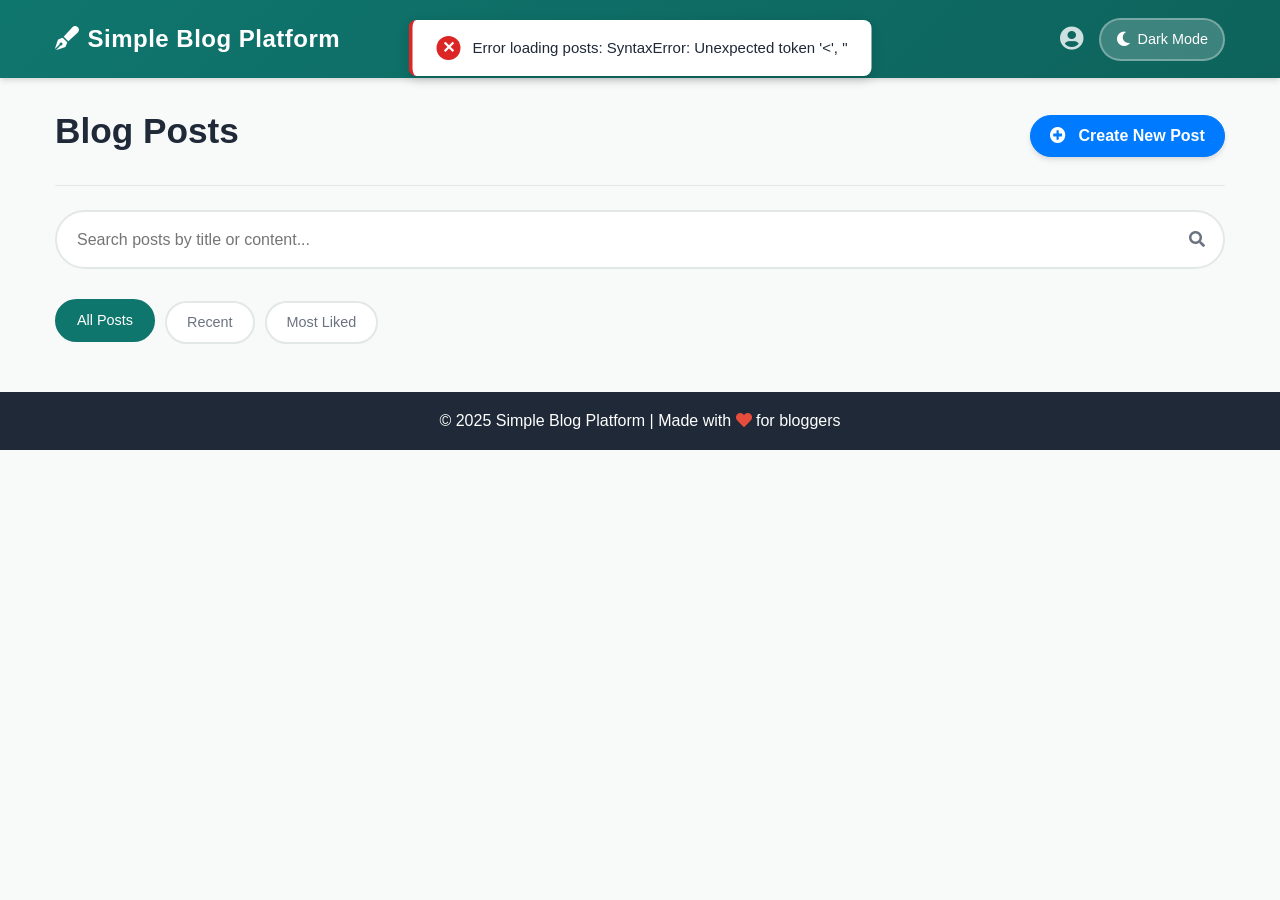
<file: index.html>
<!DOCTYPE html>
<html lang="en">
<head>
    <meta charset="UTF-8">
    <meta name="viewport" content="width=device-width, initial-scale=1.0">
    <title>Simple Blog Platform</title>
    <!-- Google Fonts -->
    <link href="https://fonts.googleapis.com/css2?family=Poppins:wght@300;400;500;600;700&display=swap" rel="stylesheet">
    <!-- Bootstrap CSS -->
    <link rel="stylesheet" href="https://cdn.jsdelivr.net/npm/bootstrap@4.6.0/dist/css/bootstrap.min.css">
    <!-- Font Awesome for icons -->
    <link rel="stylesheet" href="https://cdnjs.cloudflare.com/ajax/libs/font-awesome/5.15.3/css/all.min.css">
    <!-- Custom CSS -->
    <link rel="stylesheet" href="assets/css/style.css">
</head>
<body>
    <!-- Reading Progress Bar -->
    <div class="reading-progress" id="readingProgress"></div>

    <!-- Toast Container -->
    <div class="toast-container" id="toastContainer"></div>

    <!-- Navigation Bar -->
    <nav class="navbar navbar-expand-lg navbar-dark mb-4">
        <div class="container">
            <a class="navbar-brand" href="#"><i class="fas fa-pen-fancy mr-2"></i>Simple Blog Platform</a>
            <div class="d-flex align-items-center">
                <a href="about_contact.html" class="text-white mr-3" title="About & Contact" style="font-size: 1.5rem; transition: color 0.3s; opacity: 0.8;" onmouseover="this.style.opacity='1'" onmouseout="this.style.opacity='0.8'">
                    <i class="fas fa-user-circle"></i>
                </a>
                <button class="dark-mode-toggle" id="darkModeToggle" title="Toggle Dark Mode">
                    <i class="fas fa-moon"></i>
                    <span>Dark Mode</span>
                </button>
            </div>
        </div>
    </nav>

    <!-- Main Content -->
    <div class="container">
        <!-- Page Header -->
        <div class="page-header d-flex justify-content-between align-items-center mb-4">
            <h1>Blog Posts</h1>
            <button type="button" class="btn btn-primary" data-toggle="modal" data-target="#postModal" id="createPostBtn">
                <i class="fas fa-plus-circle mr-2"></i> Create New Post
            </button>
        </div>

        <!-- Search Bar -->
        <div class="search-container">
            <input type="text" class="search-input" id="searchInput" placeholder="Search posts by title or content...">
            <i class="fas fa-search search-icon"></i>
        </div>

        <!-- Filter Buttons -->
        <div class="filter-container">
            <button class="filter-btn active" data-filter="all">All Posts</button>
            <button class="filter-btn" data-filter="recent">Recent</button>
            <button class="filter-btn" data-filter="liked">Most Liked</button>
        </div>

        <!-- Alert for messages (legacy) -->
        <div id="alertMessage" class="alert alert-success" style="display: none;"></div>

        <!-- Skeleton Loading (shown while loading) -->
        <div id="skeletonLoading" class="row">
            <div class="col-md-6 col-lg-4 mb-4">
                <div class="skeleton skeleton-card">
                    <div style="padding: 1.8rem;">
                        <div class="skeleton skeleton-title"></div>
                        <div class="skeleton skeleton-text"></div>
                        <div class="skeleton skeleton-text"></div>
                        <div class="skeleton skeleton-text"></div>
                    </div>
                </div>
            </div>
            <div class="col-md-6 col-lg-4 mb-4">
                <div class="skeleton skeleton-card">
                    <div style="padding: 1.8rem;">
                        <div class="skeleton skeleton-title"></div>
                        <div class="skeleton skeleton-text"></div>
                        <div class="skeleton skeleton-text"></div>
                        <div class="skeleton skeleton-text"></div>
                    </div>
                </div>
            </div>
            <div class="col-md-6 col-lg-4 mb-4">
                <div class="skeleton skeleton-card">
                    <div style="padding: 1.8rem;">
                        <div class="skeleton skeleton-title"></div>
                        <div class="skeleton skeleton-text"></div>
                        <div class="skeleton skeleton-text"></div>
                        <div class="skeleton skeleton-text"></div>
                    </div>
                </div>
            </div>
        </div>

        <!-- Blog Posts Container -->
        <div id="posts" class="row" style="display: none;"></div>

        <!-- No Posts Message -->
        <div id="noPosts" class="text-center py-5" style="display: none;">
            <div class="mb-4">
                <i class="fas fa-file-alt fa-4x text-muted"></i>
            </div>
            <h3 class="text-muted">No posts found</h3>
            <p class="text-muted mb-4">Create your first blog post to get started!</p>
            <button type="button" class="btn btn-primary" data-toggle="modal" data-target="#postModal">
                <i class="fas fa-plus-circle mr-2"></i> Create New Post
            </button>
        </div>
    </div>

    <!-- Floating Action Button (Mobile) -->
    <button class="fab" id="fab" data-toggle="modal" data-target="#postModal">
        <i class="fas fa-plus"></i>
    </button>

    <!-- Scroll to Top Button -->
    <button class="scroll-to-top" id="scrollToTop" title="Scroll to top">
        <i class="fas fa-chevron-up"></i>
    </button>

    <!-- Post Modal -->
    <div class="modal fade" id="postModal" tabindex="-1" role="dialog" aria-labelledby="postModalLabel" aria-hidden="true">
        <div class="modal-dialog modal-lg" role="document">
            <div class="modal-content">
                <div class="modal-header">
                    <h5 class="modal-title" id="postModalLabel">Create New Post</h5>
                    <button type="button" class="close" data-dismiss="modal" aria-label="Close">
                        <span aria-hidden="true">&times;</span>
                    </button>
                </div>
                <div class="modal-body">
                    <form id="postForm">
                        <input type="hidden" id="postId">
                        <div class="form-group">
                            <label for="title"><i class="fas fa-heading mr-2"></i>Title</label>
                            <input type="text" class="form-control" id="title" placeholder="Enter post title" required>
                        </div>
                        <div class="form-group">
                            <label for="content"><i class="fas fa-paragraph mr-2"></i>Content</label>
                            <textarea class="form-control" id="content" rows="8" placeholder="Write your post content here..." required></textarea>
                            <div class="d-flex justify-content-between align-items-center mt-2">
                                <span class="word-count-badge">
                                    <i class="fas fa-font"></i>
                                    <span id="wordCount">0 words</span>
                                </span>
                                <span class="char-counter" id="charCounter">0 / 5000 characters</span>
                            </div>
                        </div>
                    </form>
                </div>
                <div class="modal-footer">
                    <button type="button" class="btn btn-secondary" data-dismiss="modal">
                        <i class="fas fa-times mr-2"></i>Close
                    </button>
                    <button type="button" class="btn btn-primary" id="savePost">
                        <i class="fas fa-save mr-2"></i>Save Post
                    </button>
                </div>
            </div>
        </div>
    </div>

    <!-- Delete Confirmation Modal -->
    <div class="modal fade" id="deleteModal" tabindex="-1" role="dialog" aria-labelledby="deleteModalLabel" aria-hidden="true">
        <div class="modal-dialog" role="document">
            <div class="modal-content">
                <div class="modal-header">
                    <h5 class="modal-title" id="deleteModalLabel">Confirm Delete</h5>
                    <button type="button" class="close" data-dismiss="modal" aria-label="Close">
                        <span aria-hidden="true">&times;</span>
                    </button>
                </div>
                <div class="modal-body">
                    <p>Are you sure you want to delete this post? This action cannot be undone.</p>
                </div>
                <div class="modal-footer">
                    <button type="button" class="btn btn-secondary" data-dismiss="modal">
                        <i class="fas fa-times mr-2"></i>Cancel
                    </button>
                    <button type="button" class="btn btn-danger" id="confirmDelete">
                        <i class="fas fa-trash mr-2"></i>Delete
                    </button>
                </div>
            </div>
        </div>
    </div>

    <!-- Footer -->
    <footer class="py-3 mt-5">
        <div class="container text-center">
            <p class="mb-0">&copy; 2025 Simple Blog Platform | Made with <i class="fas fa-heart heart"></i> for bloggers</p>
        </div>
    </footer>

    <!-- jQuery, Popper.js, and Bootstrap JS -->
    <script src="https://code.jquery.com/jquery-3.5.1.min.js"></script>
    <script src="https://cdn.jsdelivr.net/npm/popper.js@1.16.1/dist/umd/popper.min.js"></script>
    <script src="https://cdn.jsdelivr.net/npm/bootstrap@4.6.0/dist/js/bootstrap.min.js"></script>
    <!-- Custom JS -->
    <script src="assets/js/script.js"></script>
</body>
</html>
</file>
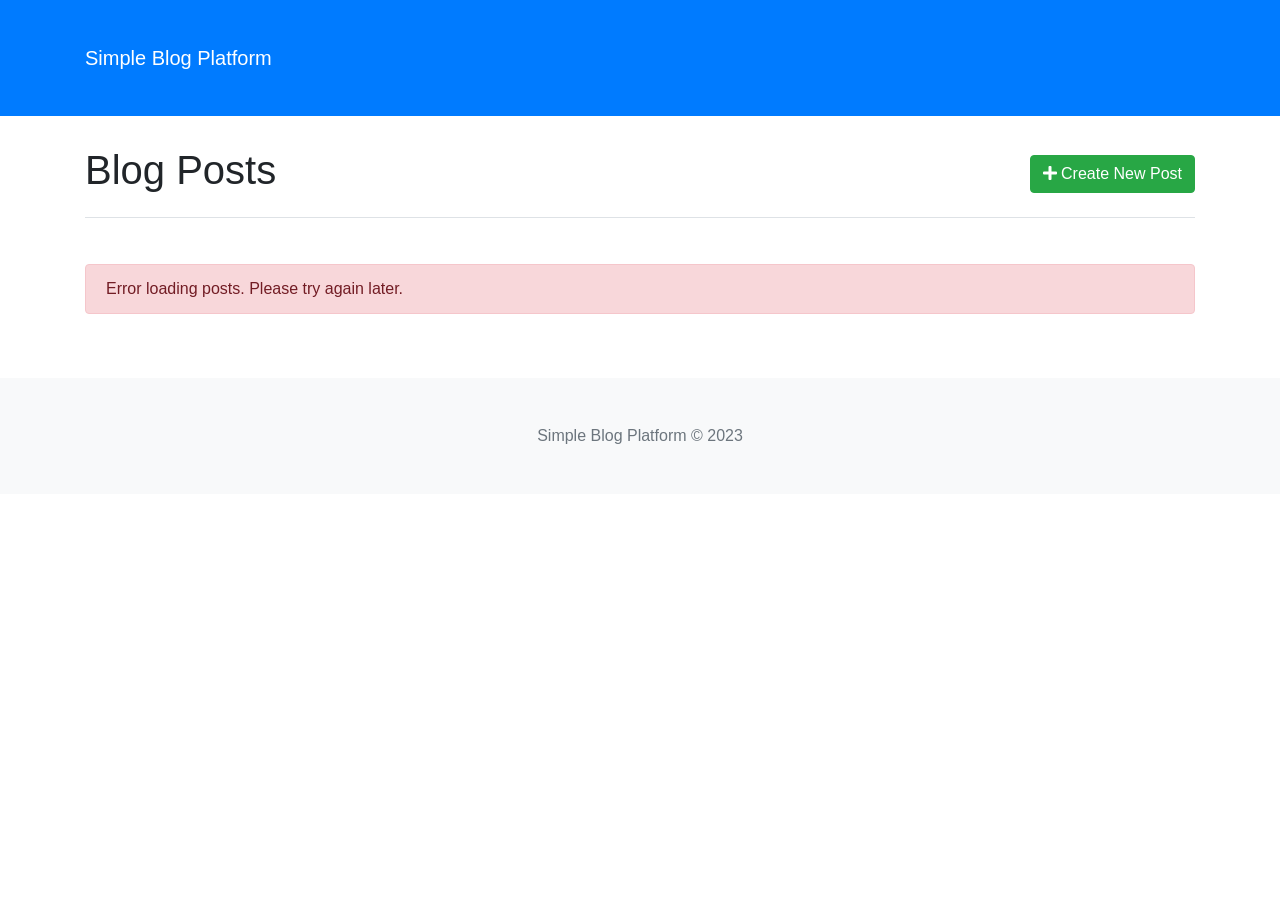
<file: simple-blog-platform-main/index.html>
<!DOCTYPE html>
<html lang="en">
<head>
    <meta charset="UTF-8">
    <meta name="viewport" content="width=device-width, initial-scale=1.0">
    <title>Simple Blog Platform</title>
    <link rel="stylesheet" href="assets/css/style.css">
    <link rel="stylesheet" href="https://stackpath.bootstrapcdn.com/bootstrap/4.5.2/css/bootstrap.min.css">
    <link rel="stylesheet" href="https://cdnjs.cloudflare.com/ajax/libs/font-awesome/5.15.1/css/all.min.css">
</head>
<body>
    <nav class="navbar navbar-expand-lg navbar-dark bg-primary">
        <div class="container">
            <a class="navbar-brand" href="#">Simple Blog Platform</a>
        </div>
    </nav>

    <div class="container">
        <div class="row mt-4">
            <div class="col-md-12">
                <div class="page-header d-flex justify-content-between align-items-center">
                    <h1>Blog Posts</h1>
                    <button class="btn btn-success" data-toggle="modal" data-target="#postModal">
                        <i class="fas fa-plus"></i> Create New Post
                    </button>
                </div>
            </div>
        </div>

        <div class="row">
            <div class="col-md-12">
                <div id="posts" class="mt-3">
                    <!-- Posts will be loaded here dynamically -->
                </div>
            </div>
        </div>
    </div>

    <!-- Modal for adding/editing posts -->
    <div class="modal fade" id="postModal" tabindex="-1" role="dialog" aria-labelledby="postModalLabel" aria-hidden="true">
        <div class="modal-dialog" role="document">
            <div class="modal-content">
                <div class="modal-header">
                    <h5 class="modal-title" id="postModalLabel">Add Post</h5>
                    <button type="button" class="close" data-dismiss="modal" aria-label="Close">
                        <span aria-hidden="true">&times;</span>
                    </button>
                </div>
                <div class="modal-body">
                    <form id="postForm">
                        <input type="hidden" id="postId">
                        <div class="form-group">
                            <label for="title">Title</label>
                            <input type="text" class="form-control" id="title" placeholder="Enter post title" required>
                        </div>
                        <div class="form-group">
                            <label for="content">Content</label>
                            <textarea class="form-control" id="content" rows="6" placeholder="Write your post content here..." required></textarea>
                        </div>
                        <div class="form-group text-right">
                            <button type="button" class="btn btn-secondary" data-dismiss="modal">Cancel</button>
                            <button type="submit" class="btn btn-primary">Save Post</button>
                        </div>
                    </form>
                </div>
            </div>
        </div>
    </div>

    <footer class="bg-light py-3 mt-5">
        <div class="container text-center">
            <p class="text-muted mb-0">Simple Blog Platform &copy; 2023</p>
        </div>
    </footer>

    <script src="https://code.jquery.com/jquery-3.5.1.min.js"></script>
    <script src="https://cdnjs.cloudflare.com/ajax/libs/twitter-bootstrap/4.5.2/js/bootstrap.bundle.min.js"></script>
    <script src="assets/js/script.js"></script>
</body>
</html>
</file>
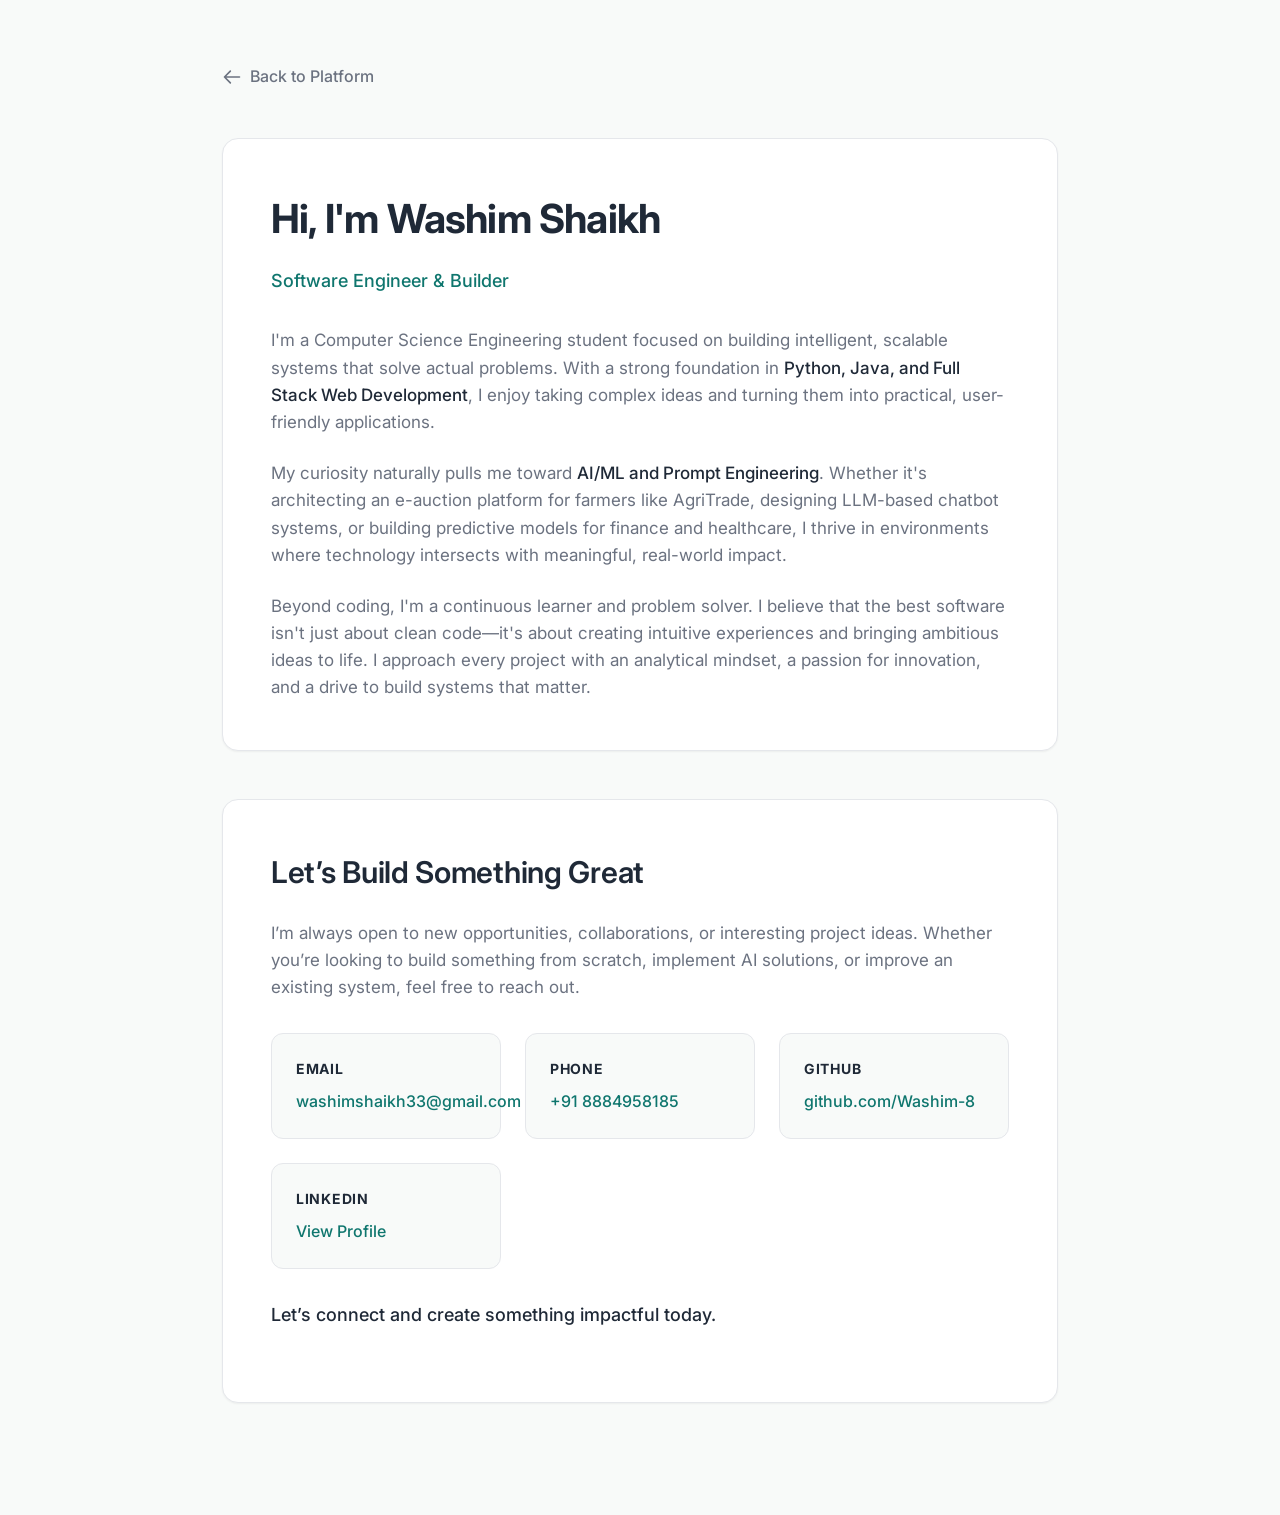
<file: about_contact.html>
<!DOCTYPE html>
<html lang="en">
<head>
    <meta charset="UTF-8">
    <meta name="viewport" content="width=device-width, initial-scale=1.0">
    <title>About & Contact | Washim Shaikh</title>
    <!-- Google Fonts -->
    <link href="https://fonts.googleapis.com/css2?family=Inter:wght@300;400;500;600;700&display=swap" rel="stylesheet">
    <style>
        :root {
            --primary: #0F766E;
            --primary-hover: #0D635C;
            --bg-color: #F8FAF9;
            --card-bg: #FFFFFF;
            --text-main: #1F2937;
            --text-muted: #6B7280;
            --shadow-sm: 0 1px 2px 0 rgba(0, 0, 0, 0.05);
            --shadow-md: 0 4px 6px -1px rgba(0, 0, 0, 0.1), 0 2px 4px -1px rgba(0, 0, 0, 0.06);
            --shadow-lg: 0 10px 15px -3px rgba(0, 0, 0, 0.1), 0 4px 6px -2px rgba(0, 0, 0, 0.05);
            --border-color: #E5E7EB;
        }

        * {
            margin: 0;
            padding: 0;
            box-sizing: border-box;
        }

        body {
            font-family: 'Inter', sans-serif;
            background-color: var(--bg-color);
            color: var(--text-main);
            line-height: 1.6;
            -webkit-font-smoothing: antialiased;
        }

        .container {
            max-width: 900px;
            margin: 0 auto;
            padding: 4rem 2rem;
        }

        /* Back Button */
        .back-btn {
            display: inline-flex;
            align-items: center;
            color: var(--text-muted);
            text-decoration: none;
            font-weight: 500;
            margin-bottom: 3rem;
            transition: color 0.2s ease;
        }
        
        .back-btn svg {
            width: 20px;
            height: 20px;
            margin-right: 8px;
        }

        .back-btn:hover {
            color: var(--primary);
        }

        /* Card Style */
        .card {
            background-color: var(--card-bg);
            border-radius: 16px;
            padding: 3rem;
            box-shadow: var(--shadow-sm);
            border: 1px solid var(--border-color);
            margin-bottom: 3rem;
            transition: box-shadow 0.3s ease, transform 0.3s ease;
        }

        .card:hover {
            box-shadow: var(--shadow-md);
            transform: translateY(-2px);
        }

        /* Headers */
        h1 {
            font-size: 2.5rem;
            font-weight: 700;
            color: var(--text-main);
            margin-bottom: 1rem;
            letter-spacing: -0.02em;
        }

        h2 {
            font-size: 1.875rem;
            font-weight: 600;
            color: var(--text-main);
            margin-bottom: 1.5rem;
            letter-spacing: -0.01em;
        }

        .subtitle {
            font-size: 1.125rem;
            color: var(--primary);
            font-weight: 500;
            margin-bottom: 2rem;
        }

        /* Typography */
        p {
            color: var(--text-muted);
            font-size: 1.0625rem;
            margin-bottom: 1.5rem;
        }

        .highlight {
            color: var(--text-main);
            font-weight: 500;
        }

        /* Contact Grid */
        .contact-grid {
            display: grid;
            grid-template-columns: repeat(auto-fit, minmax(200px, 1fr));
            gap: 1.5rem;
            margin-top: 2rem;
        }

        .contact-item {
            background-color: var(--bg-color);
            padding: 1.5rem;
            border-radius: 12px;
            border: 1px solid var(--border-color);
            transition: all 0.2s ease;
        }

        .contact-item:hover {
            border-color: var(--primary);
            background-color: #F0F7F6;
        }

        .contact-item strong {
            display: block;
            font-size: 0.875rem;
            color: var(--text-main);
            text-transform: uppercase;
            letter-spacing: 0.05em;
            margin-bottom: 0.5rem;
        }

        .contact-item a {
            color: var(--primary);
            text-decoration: none;
            font-weight: 500;
            font-size: 1rem;
            transition: color 0.2s ease;
        }

        .contact-item a:hover {
            color: var(--primary-hover);
            text-decoration: underline;
        }

        /* Animations */
        .fade-in {
            opacity: 0;
            transform: translateY(20px);
            transition: opacity 0.6s ease-out, transform 0.6s ease-out;
        }

        .fade-in.show {
            opacity: 1;
            transform: translateY(0);
        }

        /* Specific Spacing */
        .about-section p:last-child {
            margin-bottom: 0;
        }
        
        .cta-text {
            margin-top: 2rem;
            font-weight: 500;
            color: var(--text-main);
            font-size: 1.125rem;
        }
        
        @media (max-width: 640px) {
            .card {
                padding: 2rem;
            }
            h1 {
                font-size: 2rem;
            }
        }
    </style>
</head>
<body>

    <div class="container">
        <!-- Back Navigation -->
        <a href="index.html" class="back-btn fade-in show">
            <svg fill="none" stroke="currentColor" viewBox="0 0 24 24" xmlns="http://www.w3.org/2000/svg">
                <path stroke-linecap="round" stroke-linejoin="round" stroke-width="2" d="M10 19l-7-7m0 0l7-7m-7 7h18"></path>
            </svg>
            Back to Platform
        </a>

        <!-- About Section -->
        <section class="card fade-in about-section">
            <h1>Hi, I'm Washim Shaikh</h1>
            <div class="subtitle">Software Engineer & Builder</div>
            
            <p>
                I'm a Computer Science Engineering student focused on building intelligent, scalable systems that solve actual problems. With a strong foundation in <span class="highlight">Python, Java, and Full Stack Web Development</span>, I enjoy taking complex ideas and turning them into practical, user-friendly applications. 
            </p>
            <p>
                My curiosity naturally pulls me toward <span class="highlight">AI/ML and Prompt Engineering</span>. Whether it's architecting an e-auction platform for farmers like AgriTrade, designing LLM-based chatbot systems, or building predictive models for finance and healthcare, I thrive in environments where technology intersects with meaningful, real-world impact.
            </p>
            <p>
                Beyond coding, I'm a continuous learner and problem solver. I believe that the best software isn't just about clean code—it's about creating intuitive experiences and bringing ambitious ideas to life. I approach every project with an analytical mindset, a passion for innovation, and a drive to build systems that matter.
            </p>
        </section>

        <!-- Contact Section -->
        <section class="card fade-in">
            <h2>Let’s Build Something Great</h2>
            
            <p>
                I’m always open to new opportunities, collaborations, or interesting project ideas. Whether you’re looking to build something from scratch, implement AI solutions, or improve an existing system, feel free to reach out.
            </p>

            <div class="contact-grid">
                <div class="contact-item">
                    <strong>Email</strong>
                    <a href="mailto:washimshaikh33@gmail.com">washimshaikh33@gmail.com</a>
                </div>
                <div class="contact-item">
                    <strong>Phone</strong>
                    <a href="tel:+918884958185">+91 8884958185</a>
                </div>
                <div class="contact-item">
                    <strong>GitHub</strong>
                    <a href="https://github.com/Washim-8" target="_blank">github.com/Washim-8</a>
                </div>
                <div class="contact-item">
                    <strong>LinkedIn</strong>
                    <a href="https://www.linkedin.com/in/washim-shaikh-349868281/" target="_blank">View Profile</a>
                </div>
            </div>

            <p class="cta-text">
                Let’s connect and create something impactful today.
            </p>
        </section>
    </div>

    <script>
        document.addEventListener('DOMContentLoaded', () => {
            const elements = document.querySelectorAll('.fade-in:not(.show)');

            const observer = new IntersectionObserver((entries) => {
                entries.forEach(entry => {
                    if (entry.isIntersecting) {
                        entry.target.classList.add('show');
                        observer.unobserve(entry.target);
                    }
                });
            }, {
                threshold: 0.1,
                rootMargin: "0px 0px -50px 0px"
            });

            elements.forEach(el => observer.observe(el));
            
            setTimeout(() => {
                elements.forEach(el => {
                    const rect = el.getBoundingClientRect();
                    if(rect.top < window.innerHeight) {
                        el.classList.add('show');
                    }
                });
            }, 100);
        });
    </script>
</body>
</html>
</file>
<file: assets/css/style.css>
/* CSS Variables for theming */
:root {
    --primary-color: #0F766E;
    --primary-hover: #0D635C;
    --primary-dark: #1F2937;
    --bg-color: #F8FAF9;
    --card-bg: #FFFFFF;
    --text-color: #1F2937;
    --text-muted: #6B7280;
    --border-color: #E2E8E6;
    --success: #16A34A;
    --danger: #DC2626;
    --warning: #D97706;
    --info: #0891B2;
    --shadow-sm: 0 1px 2px 0 rgba(0, 0, 0, 0.05);
    --shadow-md: 0 4px 6px -1px rgba(0, 0, 0, 0.1), 0 2px 4px -1px rgba(0, 0, 0, 0.06);
    --shadow-lg: 0 10px 15px -3px rgba(0, 0, 0, 0.1), 0 4px 6px -2px rgba(0, 0, 0, 0.05);
    --transition-fast: 0.2s ease;
    --transition-normal: 0.3s ease;
    --transition-slow: 0.5s ease;
    --radius: 10px;
}

/* Dark Mode Variables */
[data-theme="dark"] {
    --bg-color: #0F172A;
    --card-bg: #1E293B;
    --text-color: #F1F5F9;
    --text-muted: #94A3B8;
    --border-color: #334155;
    --shadow-sm: 0 1px 2px 0 rgba(0, 0, 0, 0.3);
    --shadow-md: 0 4px 6px -1px rgba(0, 0, 0, 0.3), 0 2px 4px -1px rgba(0, 0, 0, 0.2);
    --shadow-lg: 0 10px 15px -3px rgba(0, 0, 0, 0.3), 0 4px 6px -2px rgba(0, 0, 0, 0.2);
}

/* General Styles */
* {
    margin: 0;
    padding: 0;
    box-sizing: border-box;
}

body {
    font-family: 'Inter', -apple-system, BlinkMacSystemFont, 'Segoe UI', Roboto, 'Helvetica Neue', Arial, sans-serif;
    background-color: var(--bg-color);
    color: var(--text-color);
    line-height: 1.6;
    transition: background-color var(--transition-normal), color var(--transition-normal);
    -webkit-font-smoothing: antialiased;
    -moz-osx-font-smoothing: grayscale;
}

.container {
    max-width: 1200px;
}

/* Page Load Animation */
@keyframes fadeInUp {
    from {
        opacity: 0;
        transform: translateY(30px);
    }
    to {
        opacity: 1;
        transform: translateY(0);
    }
}

@keyframes slideInFromLeft {
    from {
        opacity: 0;
        transform: translateX(-50px);
    }
    to {
        opacity: 1;
        transform: translateX(0);
    }
}

@keyframes pulse {
    0%, 100% {
        transform: scale(1);
    }
    50% {
        transform: scale(1.05);
    }
}

@keyframes shimmer {
    0% {
        background-position: -1000px 0;
    }
    100% {
        background-position: 1000px 0;
    }
}

@keyframes float {
    0%, 100% {
        transform: translateY(0);
    }
    50% {
        transform: translateY(-10px);
    }
}

@keyframes spin {
    from {
        transform: rotate(0deg);
    }
    to {
        transform: rotate(360deg);
    }
}

/* Navigation Bar */
.navbar {
    box-shadow: var(--shadow-md);
    padding: 15px 0;
    background: linear-gradient(135deg, var(--primary-color) 0%, #0D635C 100%) !important;
    animation: slideInFromLeft 0.6s ease-out;
}

.navbar-brand {
    font-weight: 700;
    font-size: 1.5rem;
    letter-spacing: 0.5px;
    animation: fadeInUp 0.8s ease-out 0.2s both;
}

/* Dark Mode Toggle */
.dark-mode-toggle {
    background: rgba(255, 255, 255, 0.2);
    border: 2px solid rgba(255, 255, 255, 0.3);
    border-radius: 50px;
    padding: 8px 15px;
    color: white;
    cursor: pointer;
    transition: all var(--transition-fast);
    display: flex;
    align-items: center;
    gap: 8px;
    font-size: 0.9rem;
}

.dark-mode-toggle:hover {
    background: rgba(255, 255, 255, 0.3);
    transform: scale(1.05);
}

.dark-mode-toggle i {
    transition: transform var(--transition-normal);
}

.dark-mode-toggle:hover i {
    transform: rotate(20deg);
}

/* Page Header */
.page-header {
    margin-top: 2rem;
    margin-bottom: 2.5rem;
    border-bottom: 1px solid var(--border-color);
    padding-bottom: 1.5rem;
    animation: fadeInUp 0.6s ease-out 0.3s both;
}

.page-header h1 {
    color: var(--primary-dark);
    font-weight: 700;
    font-size: 2.2rem;
    transition: color var(--transition-normal);
}

[data-theme="dark"] .page-header h1 {
    color: var(--primary-color);
}

.page-header .btn {
    padding: 0.5rem 1.2rem;
    font-weight: 600;
    border-radius: 30px;
    box-shadow: var(--shadow-md);
    transition: all var(--transition-fast);
    position: relative;
    overflow: hidden;
}

.page-header .btn::before {
    content: '';
    position: absolute;
    top: 0;
    left: -100%;
    width: 100%;
    height: 100%;
    background: linear-gradient(90deg, transparent, rgba(255,255,255,0.2), transparent);
    transition: left 0.5s;
}

.page-header .btn:hover::before {
    left: 100%;
}

.page-header .btn:hover {
    transform: translateY(-3px) scale(1.02);
    box-shadow: 0 10px 25px rgba(74, 107, 255, 0.3);
}

/* Search Bar */
.search-container {
    position: relative;
    margin-bottom: 2rem;
    animation: fadeInUp 0.6s ease-out 0.4s both;
}

.search-input {
    width: 100%;
    padding: 15px 50px 15px 20px;
    border: 2px solid var(--border-color);
    border-radius: 50px;
    font-size: 1rem;
    background: var(--card-bg);
    color: var(--text-color);
    transition: all var(--transition-fast);
}

.search-input:focus {
    outline: none;
    border-color: var(--primary-color);
    box-shadow: 0 0 0 4px rgba(74, 107, 255, 0.1);
}

.search-icon {
    position: absolute;
    right: 20px;
    top: 50%;
    transform: translateY(-50%);
    color: var(--text-muted);
}

/* Filter Buttons */
.filter-container {
    display: flex;
    gap: 10px;
    margin-bottom: 2rem;
    flex-wrap: wrap;
    animation: fadeInUp 0.6s ease-out 0.5s both;
}

.filter-btn {
    padding: 8px 20px;
    border: 2px solid var(--border-color);
    background: var(--card-bg);
    color: var(--text-muted);
    border-radius: 25px;
    cursor: pointer;
    transition: all var(--transition-fast);
    font-size: 0.9rem;
}

.filter-btn:hover,
.filter-btn.active {
    border-color: var(--primary-color);
    background: var(--primary-color);
    color: white;
    transform: translateY(-2px);
}

/* Skeleton Loading */
.skeleton {
    background: linear-gradient(90deg, #e0e0e0 25%, #f0f0f0 50%, #e0e0e0 75%);
    background-size: 1000px 100%;
    animation: shimmer 2s infinite linear;
    border-radius: 12px;
}

[data-theme="dark"] .skeleton {
    background: linear-gradient(90deg, #2a2a4a 25%, #3a3a5a 50%, #2a2a4a 75%);
    background-size: 1000px 100%;
}

.skeleton-card {
    height: 300px;
    margin-bottom: 30px;
}

.skeleton-title {
    height: 24px;
    width: 70%;
    margin-bottom: 15px;
    border-radius: 4px;
}

.skeleton-text {
    height: 12px;
    margin-bottom: 10px;
    border-radius: 4px;
}

.skeleton-text:last-child {
    width: 60%;
}

/* Post Styles */
.post-card {
    margin-bottom: 30px;
    transition: all var(--transition-normal);
    border: 1px solid var(--border-color);
    border-radius: var(--radius);
    overflow: hidden;
    box-shadow: var(--shadow-sm);
    height: 100%;
    display: flex;
    flex-direction: column;
    background: var(--card-bg);
    animation: fadeInUp 0.6s ease-out both;
    position: relative;
}

.post-card:nth-child(1) { animation-delay: 0.1s; }
.post-card:nth-child(2) { animation-delay: 0.2s; }
.post-card:nth-child(3) { animation-delay: 0.3s; }
.post-card:nth-child(4) { animation-delay: 0.4s; }
.post-card:nth-child(5) { animation-delay: 0.5s; }
.post-card:nth-child(6) { animation-delay: 0.6s; }

.post-card:hover {
    transform: translateY(-4px);
    box-shadow: var(--shadow-lg);
    border-color: var(--primary-color);
}

.post-card::after {
    content: '';
    position: absolute;
    top: 0;
    left: 0;
    right: 0;
    height: 3px;
    background: var(--primary-color);
    transform: scaleX(0);
    transition: transform var(--transition-normal);
}

.post-card:hover::after {
    transform: scaleX(1);
}

.card-body {
    padding: 1.8rem;
    flex: 1;
}

.card-title {
    font-weight: 700;
    color: var(--primary-dark);
    font-size: 1.4rem;
    margin-bottom: 1rem;
    border-bottom: 2px solid var(--primary-color);
    padding-bottom: 0.5rem;
    display: inline-block;
    transition: color var(--transition-normal);
}

[data-theme="dark"] .card-title {
    color: var(--text-color);
}

.card-text {
    color: var(--text-muted);
    line-height: 1.7;
    font-size: 1rem;
    overflow: hidden;
    display: -webkit-box;
    -webkit-line-clamp: 4;
    line-clamp: 4;
    -webkit-box-orient: vertical;
    transition: color var(--transition-normal);
}

.card-text.expanded {
    -webkit-line-clamp: unset;
    line-clamp: unset;
}

.read-more-btn {
    color: var(--primary-color);
    cursor: pointer;
    font-weight: 500;
    margin-top: 10px;
    display: inline-flex;
    align-items: center;
    gap: 5px;
    transition: all var(--transition-fast);
}

.read-more-btn:hover {
    gap: 10px;
}

.card-footer {
    background-color: rgba(0, 0, 0, 0.02);
    font-size: 0.85rem;
    color: var(--text-muted);
    border-top: 1px solid var(--border-color);
    padding: 1rem 1.8rem;
    display: flex;
    justify-content: space-between;
    align-items: center;
}

[data-theme="dark"] .card-footer {
    background-color: rgba(255, 255, 255, 0.02);
}

.post-meta {
    display: flex;
    gap: 15px;
    align-items: center;
}

.post-meta-item {
    display: flex;
    align-items: center;
    gap: 5px;
}

.reading-time {
    background: rgba(74, 107, 255, 0.1);
    color: var(--primary-color);
    padding: 4px 12px;
    border-radius: 20px;
    font-size: 0.75rem;
    font-weight: 500;
}

/* Button Styles */
.btn-group {
    margin-left: auto;
}

.btn-sm {
    padding: 0.3rem 0.6rem;
    font-size: 0.875rem;
    border-radius: 4px;
    transition: all var(--transition-fast);
}

.btn-sm:hover {
    transform: scale(1.1);
}

.btn-outline-primary {
    color: var(--primary-color);
    border-color: var(--primary-color);
}

.btn-outline-primary:hover {
    background-color: var(--primary-color);
    border-color: var(--primary-color);
    color: white;
}

.btn-outline-danger:hover {
    background-color: #dc3545;
    border-color: #dc3545;
    color: white;
}

/* Like Button */
.like-btn {
    background: none;
    border: none;
    color: var(--text-muted);
    cursor: pointer;
    font-size: 1.2rem;
    transition: all var(--transition-fast);
    padding: 5px;
}

.like-btn:hover {
    color: #e74c3c;
    transform: scale(1.2);
}

.like-btn.liked {
    color: #e74c3c;
    animation: pulse 0.3s ease;
}

/* Modal Styles */
.modal-content {
    border: none;
    border-radius: 16px;
    box-shadow: var(--shadow-lg);
    background: var(--card-bg);
    animation: fadeInUp 0.3s ease-out;
}

.modal-header {
    background-color: var(--bg-color);
    border-bottom: 1px solid var(--border-color);
    padding: 1.5rem;
}

.modal-title {
    font-weight: 700;
    color: var(--primary-dark);
}

[data-theme="dark"] .modal-title {
    color: var(--text-color);
}

.modal-body {
    padding: 1.8rem;
}

.modal-footer {
    border-top: 1px solid var(--border-color);
    padding: 1.5rem;
}

.form-control {
    border-radius: 8px;
    padding: 0.8rem 1rem;
    border: 2px solid var(--border-color);
    background: var(--card-bg);
    color: var(--text-color);
    transition: all var(--transition-fast);
}

.form-control:focus {
    border-color: var(--primary-color);
    box-shadow: 0 0 0 4px rgba(74, 107, 255, 0.15);
    background: var(--card-bg);
    color: var(--text-color);
}

/* Character Counter */
.char-counter {
    text-align: right;
    font-size: 0.85rem;
    color: var(--text-muted);
    margin-top: 5px;
}

.char-counter.warning {
    color: #f39c12;
}

.char-counter.danger {
    color: #e74c3c;
}

/* Word Count Badge */
.word-count-badge {
    display: inline-flex;
    align-items: center;
    gap: 5px;
    background: rgba(74, 107, 255, 0.1);
    color: var(--primary-color);
    padding: 6px 12px;
    border-radius: 20px;
    font-size: 0.8rem;
    font-weight: 500;
    margin-top: 10px;
}

/* Toast Notifications - Simple & Clean */
.toast-notification {
    position: fixed;
    top: 20px;
    left: 50%;
    transform: translateX(-50%) translateY(-20px);
    background: white;
    padding: 16px 24px;
    border-radius: 8px;
    box-shadow: 0 4px 12px rgba(0, 0, 0, 0.15);
    display: flex;
    align-items: center;
    gap: 12px;
    z-index: 99999;
    opacity: 0;
    transition: all 0.3s ease;
    min-width: 300px;
    max-width: 500px;
}

.toast-notification.show {
    opacity: 1;
    transform: translateX(-50%) translateY(0);
}

.toast-icon {
    width: 24px;
    height: 24px;
    border-radius: 50%;
    display: flex;
    align-items: center;
    justify-content: center;
    font-weight: bold;
    font-size: 16px;
    flex-shrink: 0;
}

.toast-success {
    border-left: 4px solid #16A34A;
}

.toast-success .toast-icon {
    background: #16A34A;
    color: white;
}

.toast-error {
    border-left: 4px solid #DC2626;
}

.toast-error .toast-icon {
    background: #DC2626;
    color: white;
}

.toast-warning {
    border-left: 4px solid #D97706;
}

.toast-warning .toast-icon {
    background: #D97706;
    color: white;
}

.toast-info {
    border-left: 4px solid #0891B2;
}

.toast-info .toast-icon {
    background: #0891B2;
    color: white;
}

.toast-message {
    flex: 1;
    font-size: 15px;
    color: #1F2937;
    font-weight: 500;
}

[data-theme="dark"] .toast-notification {
    background: #1E293B;
    box-shadow: 0 4px 12px rgba(0, 0, 0, 0.4);
}

[data-theme="dark"] .toast-message {
    color: #F1F5F9;
}

@media (max-width: 640px) {
    .toast-notification {
        left: 10px;
        right: 10px;
        transform: translateX(0) translateY(-20px);
        min-width: auto;
        max-width: none;
    }
    
    .toast-notification.show {
        transform: translateX(0) translateY(0);
    }
}

/* Alert Styles (legacy, keeping for compatibility) */
.alert {
    border-radius: 8px;
    box-shadow: var(--shadow-sm);
    padding: 1rem 1.5rem;
    margin-bottom: 2rem;
    animation: fadeInUp 0.3s ease-out;
}

/* No Posts Section */
#noPosts {
    animation: fadeInUp 0.6s ease-out;
}

#noPosts i {
    animation: float 3s ease-in-out infinite;
}

/* Floating Action Button (Mobile) */
.fab {
    position: fixed;
    bottom: 30px;
    right: 30px;
    width: 60px;
    height: 60px;
    border-radius: 50%;
    background: var(--primary-color);
    color: white;
    border: none;
    box-shadow: var(--shadow-lg);
    cursor: pointer;
    display: none;
    align-items: center;
    justify-content: center;
    font-size: 1.5rem;
    transition: all var(--transition-fast);
    z-index: 1000;
}

.fab:hover {
    transform: scale(1.1) rotate(90deg);
    background: var(--primary-hover);
}

/* Loading Spinner */
.spinner {
    display: inline-block;
    width: 20px;
    height: 20px;
    border: 3px solid rgba(255, 255, 255, 0.3);
    border-radius: 50%;
    border-top-color: white;
    animation: spin 1s ease-in-out infinite;
}

/* Reading Progress Bar */
.reading-progress {
    position: fixed;
    top: 0;
    left: 0;
    width: 0%;
    height: 3px;
    background: var(--primary-color);
    z-index: 9999;
    transition: width 0.1s;
}

/* Footer */
footer {
    background: var(--primary-dark) !important;
    color: #fff;
    padding: 2rem 0 !important;
    margin-top: 4rem !important;
    animation: fadeInUp 0.6s ease-out 0.8s both;
}

footer p {
    margin-bottom: 0;
    font-size: 1rem;
}

footer .heart {
    color: #e74c3c;
    animation: pulse 1.5s ease-in-out infinite;
    display: inline-block;
}

/* Scroll to Top Button */
.scroll-to-top {
    position: fixed;
    bottom: 30px;
    left: 30px;
    width: 50px;
    height: 50px;
    border-radius: 50%;
    background: var(--card-bg);
    color: var(--primary-color);
    border: 2px solid var(--primary-color);
    cursor: pointer;
    display: none;
    align-items: center;
    justify-content: center;
    font-size: 1.2rem;
    transition: all var(--transition-fast);
    z-index: 1000;
    box-shadow: var(--shadow-md);
}

.scroll-to-top:hover {
    background: var(--primary-color);
    color: white;
    transform: translateY(-5px);
}

.scroll-to-top.visible {
    display: flex;
    animation: fadeInUp 0.3s ease-out;
}

/* Share Buttons */
.share-buttons {
    display: flex;
    gap: 10px;
    margin-top: 15px;
}

.share-btn {
    width: 36px;
    height: 36px;
    border-radius: 50%;
    border: none;
    cursor: pointer;
    display: flex;
    align-items: center;
    justify-content: center;
    color: white;
    transition: all var(--transition-fast);
}

.share-btn:hover {
    transform: translateY(-3px) scale(1.1);
}

.share-twitter {
    background: #1da1f2;
}

.share-facebook {
    background: #4267b2;
}

.share-linkedin {
    background: #0077b5;
}

.share-copy {
    background: var(--primary-color);
}

/* Responsive Adjustments */
@media (max-width: 767.98px) {
    .page-header {
        flex-direction: column;
        align-items: flex-start !important;
    }
    
    .page-header button {
        margin-top: 1rem;
    }
    
    .post-card {
        margin-bottom: 20px;
    }
    
    .fab {
        display: flex;
    }
    
    .toast-container {
        left: 10px;
        right: 10px;
        top: 10px;
    }
    
    .toast {
        min-width: auto;
        max-width: none;
    }
    
    .filter-container {
        justify-content: center;
    }
}

/* Print Styles */
@media print {
    .navbar,
    .page-header,
    .btn-group,
    .fab,
    .scroll-to-top,
    .toast-container,
    footer {
        display: none !important;
    }
    
    .post-card {
        break-inside: avoid;
        box-shadow: none;
        border: 1px solid #ddd;
    }
}
</file>
<file: simple-blog-platform-main/assets/css/style.css>
body {
    font-family: 'Segoe UI', Arial, sans-serif;
    margin: 0;
    padding: 0;
    background-color: #f8f9fa;
}

.container {
    margin-top: 30px;
    margin-bottom: 30px;
}

.post {
    border: 1px solid #ddd;
    border-radius: 5px;
    margin-bottom: 20px;
    background-color: #fff;
    box-shadow: 0 2px 4px rgba(0,0,0,0.1);
    transition: transform 0.2s;
}

.post:hover {
    transform: translateY(-3px);
    box-shadow: 0 4px 8px rgba(0,0,0,0.15);
}

.card-title {
    color: #343a40;
    font-weight: 600;
}

.card-text {
    color: #495057;
    white-space: pre-line;
}

.card-footer {
    font-size: 0.85rem;
    color: #6c757d;
}

.btn-group .btn {
    margin-left: 5px;
}

.page-header {
    border-bottom: 1px solid #dee2e6;
    margin-bottom: 30px;
    padding-bottom: 15px;
}

.alert {
    border-radius: 5px;
}
</file>
